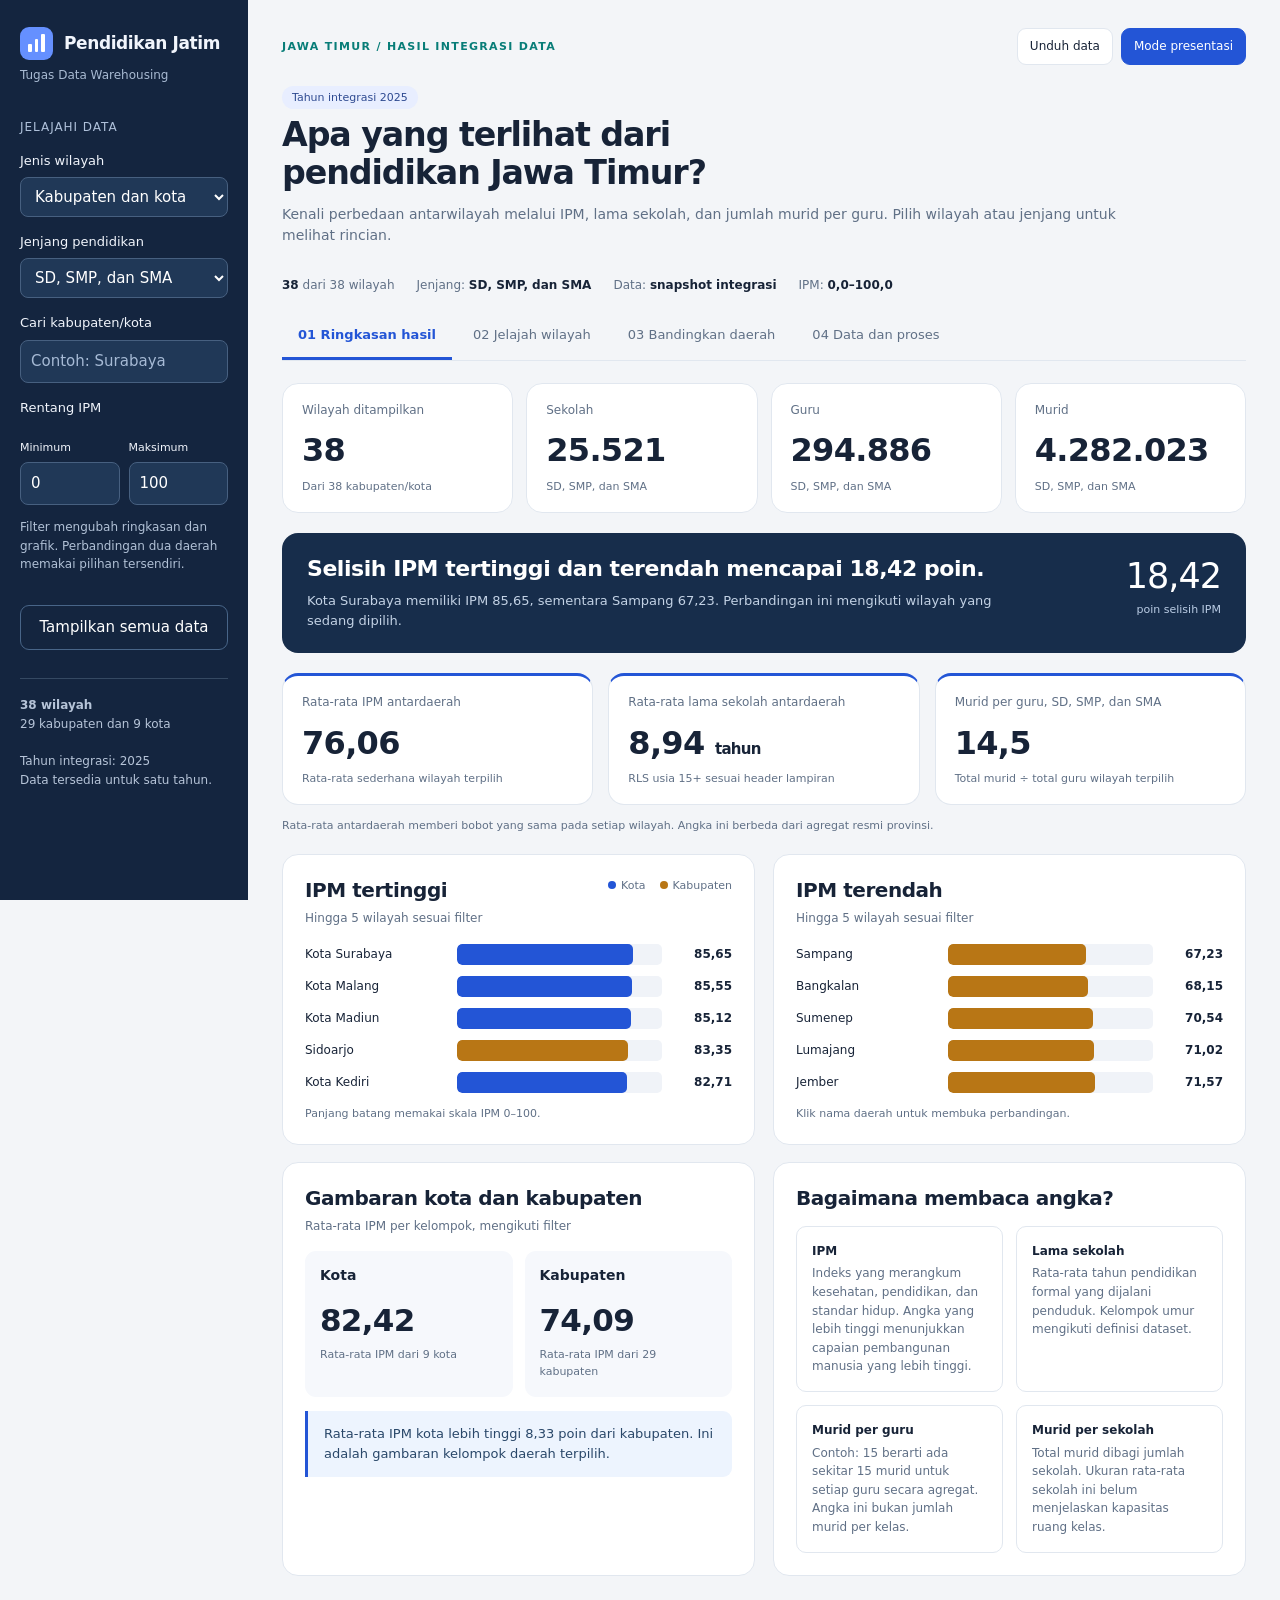
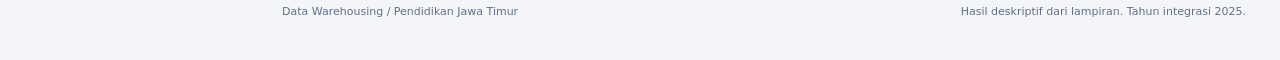
<file: index.html>
<!doctype html>
<html lang="id">
<head><meta charset="utf-8"><meta name="viewport" content="width=device-width,initial-scale=1"><meta name="description" content="Dashboard interaktif pendidikan Jawa Timur. Jelajahi IPM, lama sekolah, serta sekolah, guru dan murid pada 38 kabupaten/kota."><title>Pendidikan Jawa Timur • Dashboard Data Warehousing</title><style>:root{--bg:#f3f5f8;--panel:#fff;--ink:#172337;--muted:#607086;--line:#e1e7ef;--blue:#2355d6;--orange:#b87615;--teal:#087d78;--radius:16px}
*{box-sizing:border-box}body{margin:0;font:15px/1.55 system-ui,-apple-system,BlinkMacSystemFont,"Segoe UI",sans-serif;color:var(--ink);background:var(--bg)}button,input,select{font:inherit}button{cursor:pointer}button:disabled{cursor:default;opacity:.4}button:focus-visible,a:focus-visible,input:focus-visible,select:focus-visible{outline:3px solid #9cb7ff;outline-offset:3px}a{color:var(--blue)}.skip{position:absolute;top:-80px;background:white;padding:12px;z-index:20}.skip:focus{top:8px}
.layout{display:grid;grid-template-columns:248px minmax(0,1fr);min-height:100vh}.sidebar{background:#14253f;color:#f1f5fc;padding:27px 20px;position:sticky;top:0;height:100vh;overflow-y:auto}.brand{display:flex;align-items:center;gap:11px;font-size:17px;font-weight:700;letter-spacing:-.4px}.logo{width:33px;height:33px;border-radius:9px;background:#6590ff;display:flex;align-items:flex-end;justify-content:center;gap:3px;padding:8px}.logo span{background:#fff;width:4px;border-radius:1px}.logo span:nth-child(1){height:8px}.logo span:nth-child(2){height:13px}.logo span:nth-child(3){height:18px}.side-sub{font-size:12px;color:#a8bad2;margin:6px 0 33px}.side-label{display:block;font-size:12px;color:#afc1da;letter-spacing:.08em;text-transform:uppercase;margin:24px 0 10px}.sidebar label{font-size:13px;display:block;margin:15px 0 6px}.sidebar input,.sidebar select{width:100%;padding:9px 10px;border:1px solid #476080;border-radius:8px;background:#203857;color:#fff}.sidebar input::placeholder{color:#a6bad5}.number-pair{display:grid;grid-template-columns:1fr 1fr;gap:9px}.number-pair label{font-size:11px}.side-note{color:#b1c1d6;font-size:12px;margin:13px 0}.reset{width:100%;border:1px solid #486588;background:transparent;color:#fff;border-radius:9px;padding:10px;margin-top:18px}.side-bottom{border-top:1px solid #354962;padding-top:17px;margin-top:28px;color:#b6c4d8;font-size:12px}.main{padding:28px 34px 40px;max-width:1700px;width:100%;margin:auto}.topline{display:flex;align-items:center;justify-content:space-between;gap:16px;margin-bottom:20px}.eyebrow{font-size:11px;font-weight:650;letter-spacing:.12em;color:var(--teal);text-transform:uppercase}.tag{background:#e8eeff;color:#2e4a91;border-radius:100px;padding:5px 10px;font-size:11px}.actions{display:flex;gap:8px;flex-wrap:wrap}.btn{border:1px solid var(--line);background:white;color:var(--ink);border-radius:9px;padding:8px 12px;font-size:12px}.btn.primary{background:var(--blue);color:white;border-color:var(--blue)}h1{font-size:clamp(26px,2.6vw,38px);line-height:1.14;letter-spacing:-1.1px;margin:8px 0 12px;font-weight:700}h2{font-size:20px;letter-spacing:-.45px;line-height:1.3;margin:0 0 6px}h3{font-size:14px;line-height:1.4;margin:0 0 10px}.lead{color:var(--muted);max-width:880px;margin:0 0 18px;font-size:14px}.context-strip{display:flex;gap:8px 22px;flex-wrap:wrap;font-size:12px;color:var(--muted);padding:11px 0 18px}.context-strip b{color:var(--ink)}.tabs{display:flex;gap:5px;border-bottom:1px solid var(--line);margin:0 0 22px;overflow-x:auto;white-space:nowrap}.tab{border:0;background:transparent;padding:12px 16px;color:var(--muted);font-size:13px;border-bottom:3px solid transparent}.tab[aria-selected=true]{color:var(--blue);border-bottom-color:var(--blue);font-weight:650}.pane[hidden]{display:none}.cards{display:grid;grid-template-columns:repeat(4,minmax(0,1fr));gap:13px;margin-bottom:20px}.card,.panel{background:var(--panel);border:1px solid var(--line);border-radius:var(--radius)}.card{padding:17px 19px;position:relative}.card-label{color:var(--muted);font-size:12px}.card-value{font-size:clamp(23px,2.5vw,32px);letter-spacing:-.7px;font-weight:650;margin:7px 0 2px}.card-foot{color:var(--muted);font-size:11px}.card-accent{border-top:3px solid var(--blue)}.panel{padding:22px;margin-bottom:17px;min-width:0}.panel-head{display:flex;justify-content:space-between;align-items:flex-start;gap:14px;margin-bottom:16px}.sub{font-size:12px;color:var(--muted);margin:0}.two{display:grid;grid-template-columns:1fr 1fr;gap:18px}.three{display:grid;grid-template-columns:1fr 1fr 1fr;gap:15px}.callout{background:#edf4fe;border-left:3px solid var(--blue);border-radius:0 9px 9px 0;padding:13px 16px;font-size:13px;color:#294769;margin-top:14px}.note{font-size:11px;color:var(--muted);margin:12px 0 0}.story{background:#172d4b;color:white;padding:22px 25px;border-radius:var(--radius);margin-bottom:20px;display:grid;grid-template-columns:1fr auto;gap:22px}.story p{color:#c3d2e5;font-size:13px;margin:7px 0 0;max-width:720px}.story h2{font-size:22px}.big-stat{font-size:35px;letter-spacing:-1px;text-align:right;line-height:1.2}.big-stat small{display:block;font-size:11px;color:#bbcde5;letter-spacing:0;margin-top:6px}.legend{display:flex;gap:14px;align-items:center;font-size:11px;color:var(--muted);white-space:nowrap}.dot{width:8px;height:8px;border-radius:50%;display:inline-block;margin-right:5px}.dot.city{background:var(--blue)}.dot.regency{background:var(--orange)}.bars{display:grid;gap:11px}.bar-row{display:grid;grid-template-columns:140px minmax(20px,1fr) 58px;align-items:center;gap:12px;background:none;border:0;padding:0;text-align:left;width:100%;color:var(--ink);font-size:12px}.bar-row:hover .bar-label{text-decoration:underline}.bar-label{line-height:1.25}.track{height:21px;background:#f0f3f8;border-radius:5px;overflow:hidden}.fill{height:100%;min-width:1px;border-radius:5px;background:var(--blue);transition:width .25s}.bar-num{font-variant-numeric:tabular-nums;text-align:right;font-weight:600}.group-card{background:#f6f8fc;padding:15px;border-radius:11px}.group-value{font-size:31px;font-weight:650;margin:7px 0 0;letter-spacing:-.7px}.group-card p{font-size:11px;color:var(--muted);margin:2px 0}.definitions{display:grid;grid-template-columns:1fr 1fr;gap:13px}.definition{padding:15px;border:1px solid var(--line);border-radius:10px;font-size:12px;color:var(--muted)}.definition b{display:block;color:var(--ink);margin-bottom:4px}.control{border:1px solid var(--line);border-radius:8px;padding:8px 10px;background:white;max-width:100%;font-size:12px;color:var(--ink)}.control-label{font-size:12px;color:var(--muted)}.chart{width:100%;min-height:250px}.chart svg{width:100%;height:auto;display:block}.chart circle{cursor:pointer}.empty{text-align:center;padding:65px 25px;background:white;border:1px dashed var(--line);border-radius:var(--radius)}.empty h2{margin-bottom:10px}.empty p{color:var(--muted);font-size:13px}.table-wrap{max-width:100%;overflow-x:auto;border-radius:9px;border:1px solid var(--line)}table{border-collapse:collapse;width:100%;font-size:12px;white-space:nowrap}th{background:#f5f7fa;text-align:left;color:var(--muted);font-size:11px;font-weight:550;padding:12px}td{padding:10px 12px;border-top:1px solid var(--line)}tbody tr:hover{background:#f7faff}td.num,th.num{text-align:right;font-variant-numeric:tabular-nums}.compare-controls{display:grid;grid-template-columns:1fr 1fr;gap:16px;margin-bottom:20px}.compare-controls label{display:block;font-size:12px;color:var(--muted);margin-bottom:7px}.compare-controls select{width:100%}.compare-header{display:flex;justify-content:space-between;gap:10px;align-items:center}.compare-header span{font-size:11px;color:var(--muted)}.metric-block{padding:13px 0;border-bottom:1px solid var(--line);display:flex;align-items:center;justify-content:space-between}.metric-block:last-child{border:0}.metric-block b{font-size:22px;letter-spacing:-.5px}.metric-block span{font-size:12px;color:var(--muted)}.flow{display:grid;grid-template-columns:repeat(4,minmax(0,1fr));gap:12px}.flow-step{background:#f5f8fd;border:1px solid var(--line);border-radius:11px;padding:16px}.step-num{font-size:12px;color:var(--blue);font-weight:700}.flow-step h3{margin:5px 0 8px}.flow-step p{margin:0;font-size:12px;color:var(--muted)}.status{display:inline-block;background:#e7f5ef;color:#177954;font-size:11px;border-radius:5px;padding:4px 7px}.status.pending{background:#fff3dc;color:#8d6014}details{border-top:1px solid var(--line);padding:12px 0;font-size:12px}summary{cursor:pointer;font-weight:600}details p,details li{color:var(--muted)}.source-list{font-size:12px}.source-list li{margin:8px 0}.footer{font-size:11px;color:var(--muted);display:flex;justify-content:space-between;gap:16px;padding-top:10px}.demo-nav{display:none;gap:10px;align-items:center}.presentation .demo-nav{display:flex}.presentation .layout{grid-template-columns:1fr}.presentation .sidebar{display:none}.presentation .main{max-width:1460px}.presentation .tabs{display:none}.presentation .cards{gap:18px}.presentation .card-value{font-size:34px}.presentation h1{font-size:38px}.presentation .panel{padding:26px}.presentation .footer{display:none}.presentation .pane{animation:appear .3s ease}@keyframes appear{from{opacity:.2;transform:translateY(5px)}to{opacity:1;transform:translateY(0)}}
@media(min-width:1600px){.main{padding-left:50px;padding-right:50px}.bar-row{grid-template-columns:160px minmax(20px,1fr) 66px}}
@media(max-width:1100px){.layout{grid-template-columns:220px minmax(0,1fr)}.main{padding:24px}.cards{grid-template-columns:1fr 1fr}.two{grid-template-columns:1fr}.three{grid-template-columns:1fr 1fr}.flow{grid-template-columns:1fr 1fr}.big-stat{font-size:29px}}
@media(max-width:700px){.layout{display:block}.sidebar{position:relative;height:auto;padding:18px}.side-sub{margin-bottom:14px}.side-label,.side-bottom{display:none}.sidebar .filter-grid{display:grid;grid-template-columns:1fr 1fr;gap:0 12px}.sidebar label{margin-top:8px}.side-note{margin:6px 0}.reset{margin-top:9px;padding:7px}.main{padding:20px 15px}.topline{align-items:flex-start}.eyebrow{font-size:9px}.actions .btn{font-size:10px;padding:7px}.cards{gap:9px}.card{padding:13px}.card-value{font-size:25px}.panel{padding:17px}.three,.definitions{grid-template-columns:1fr}.story{grid-template-columns:1fr;gap:12px}.big-stat{text-align:left}.panel-head{flex-wrap:wrap}.bar-row{grid-template-columns:112px minmax(15px,1fr) 50px;font-size:11px;gap:8px}.compare-controls{grid-template-columns:1fr}.flow{grid-template-columns:1fr 1fr}.footer{display:block}.presentation h1{font-size:28px}.presentation .card-value{font-size:25px}}
@media print{.sidebar,.actions,.tabs,.demo-nav{display:none!important}.layout{display:block}.main{padding:0}.pane{display:block!important;break-before:page}.pane:first-of-type{break-before:auto}.panel,.card{break-inside:avoid}.footer{display:none}}
</style></head>
<body>
<a class="skip" href="#main">Langsung ke hasil</a>
<div class="layout">
<aside class="sidebar" aria-label="Filter data">
  <div class="brand"><span class="logo" aria-hidden="true"><span></span><span></span><span></span></span>Pendidikan Jatim</div>
  <p class="side-sub">Tugas Data Warehousing</p><span class="side-label">Jelajahi data</span>
  <div class="filter-grid">
    <div><label for="type">Jenis wilayah</label><select id="type"><option value="semua">Kabupaten dan kota</option>Kabupaten</option><option>Kota</option></select></div>
    <div><label for="level">Jenjang pendidikan</label><select id="level"><option value="semua">SD, SMP, dan SMA</option value="sd">SD</option><option value="smp">SMP</option><option value="sma">SMA</option></select></div>
    <div><label for="search">Cari kabupaten/kota</label><input id="search" type="search" placeholder="Contoh: Surabaya" autocomplete="off"></div>
    <div><label>Rentang IPM</label><div class="number-pair"><div><label for="min">Minimum</label><input id="min" type="number" min="0" max="100" step="0.1" value="0"></div><div><label for="max">Maksimum</label><input id="max" type="number" min="0" max="100" step="0.1" value="100"></div></div></div>
  </div>
  <p class="side-note">Filter mengubah ringkasan dan grafik. Perbandingan dua daerah memakai pilihan tersendiri.</p>
  <button class="reset" id="reset">Tampilkan semua data</button>
  <div class="side-bottom"><b>38 wilayah</b><br>29 kabupaten dan 9 kota<br><br>Tahun integrasi: 2025<br>Data tersedia untuk satu tahun.</div>
</aside>
<main id="main" class="main" tabindex="-1">
  <div class="topline"><div class="eyebrow">Jawa Timur / hasil integrasi data</div><div class="actions"><button id="download" class="btn">Unduh data</button><button id="demo" class="btn primary" aria-pressed="false">Mode presentasi</button></div></div>
  <span class="tag">Tahun integrasi 2025</span><h1>Apa yang terlihat dari<br>pendidikan Jawa Timur?</h1>
  <p class="lead">Kenali perbedaan antarwilayah melalui IPM, lama sekolah, dan jumlah murid per guru. Pilih wilayah atau jenjang untuk melihat rincian.</p>
  <div class="context-strip" id="context" aria-live="polite"></div>
  <div class="demo-nav"><button id="prev" class="btn">Sebelumnya</button><span id="demo-step" class="control-label"></span><button id="next" class="btn primary">Berikutnya</button><span class="note">Tombol panah kiri/kanan untuk berpindah</span></div>
  <nav class="tabs" role="tablist" aria-label="Bagian dashboard">
    <button class="tab" id="tab-0" role="tab" aria-controls="pane-0" aria-selected="true" tabindex="0" data-tab="0">01 Ringkasan hasil</button>
    <button class="tab" id="tab-1" role="tab" aria-controls="pane-1" aria-selected="false" tabindex="-1" data-tab="1">02 Jelajah wilayah</button>
    <button class="tab" id="tab-2" role="tab" aria-controls="pane-2" aria-selected="false" tabindex="-1" data-tab="2">03 Bandingkan daerah</button>
    <button class="tab" id="tab-3" role="tab" aria-controls="pane-3" aria-selected="false" tabindex="-1" data-tab="3">04 Data dan proses</button>
  </nav>
  <div id="empty" class="empty" hidden><h2>Belum ada wilayah yang cocok</h2><p>Perluas rentang IPM atau ubah nama wilayah yang dicari.</p><button id="empty-reset" class="btn primary">Tampilkan semua data</button></div>
  <section class="pane" id="pane-0" role="tabpanel" aria-labelledby="tab-0"><div id="overview"></div></section>
  <section class="pane" id="pane-1" role="tabpanel" aria-labelledby="tab-1" hidden>
    <div class="panel"><div class="panel-head"><div><h2>Perbedaan antarwilayah</h2><p class="sub">Pilih indikator. Klik nama daerah untuk membandingkannya.</p></div><label class="control-label">Indikator <select id="metric" class="control"><option value="ipm">IPM</option><option value="rata_lama_sekolah">Lama sekolah (tahun)</option><option value="rasio">Murid per guru</option><option value="kepadatan">Murid per sekolah</option></select></label></div><div id="ranking"></div></div>
    <div class="panel"><div class="panel-head"><div><h2>Lama sekolah dan IPM bergerak searah?</h2><p class="sub">Setiap titik adalah satu kabupaten/kota. Arahkan kursor untuk melihat angka.</p></div><div class="legend"><span><i class="dot city"></i>Kota</span><span><i class="dot regency"></i>Kabupaten</span></div></div><div id="scatter" class="chart"></div><div id="correlation" class="callout"></div><p class="note">Hubungan statistik ini tidak membuktikan sebab-akibat. File RLS menyebut penduduk usia 15 tahun ke atas, sedangkan RLS komponen IPM metode baru menggunakan usia 25 tahun ke atas.</p></div>
  </section>
  <section class="pane" id="pane-2" role="tabpanel" aria-labelledby="tab-2" hidden>
    <div class="panel"><div class="panel-head"><div><h2>Dua daerah, dua gambaran</h2><p class="sub">Pilihan daerah di bagian ini terpisah dari filter sidebar. Jenjang mengikuti filter.</p></div></div><div class="compare-controls"><div><label for="compare-a">Daerah pertama</label><select id="compare-a" class="control"></select></div><div><label for="compare-b">Daerah kedua</label><select id="compare-b" class="control"></select></div></div><div id="comparison"></div></div>
  </section>
  <section class="pane" id="pane-3" role="tabpanel" aria-labelledby="tab-3" hidden>
    <div class="panel"><div class="panel-head"><div><h2>Satu dataset, satu file DuckDB</h2><p class="sub">Database persisten tersedia pada folder <code>database/</code> di paket proyek.</p></div><img src="[data-uri]" alt="Logo bebek DuckDB" style="width:150px;height:auto"></div>
    <div class="three"><article class="group-card"><h3>IPM</h3><code>ipm_2025.duckdb</code><p>1 tabel data, 38 wilayah</p></article><article class="group-card"><h3>Lama sekolah</h3><code>lama_sekolah_2025.duckdb</code><p>38 wilayah dan tabel agregat provinsi terpisah</p></article><article class="group-card"><h3>Sekolah, guru, dan murid</h3><code>sekolah_guru_murid.duckdb</code><p>3 tabel sesuai 3 sheet Excel, masing-masing 38 wilayah</p></article></div>
    <div class="callout"><b>warehouse_jatim.duckdb</b> menggabungkan ketiga database sumber melalui dimensi wilayah, dimensi tahun, dan tabel fakta. File sudah ditutup lalu dibuka ulang untuk memeriksa data yang tersimpan.</div><p class="note">Dashboard web menampilkan snapshot. Versi Streamlit dapat membaca warehouse lokal ini secara langsung. Logo resmi DuckDB berasal dari repository DuckDB, tanpa perubahan desain.</p></div>
    <div class="panel"><div class="panel-head"><div><h2>Angka yang mendasari hasil</h2><p class="sub">Sesuai filter aktif. Rata-rata daerah dan rasio gabungan memakai cara hitung yang berbeda.</p></div><label class="control-label">Urutan <select id="table-sort" class="control"><option value="nama">Nama wilayah</option><option value="ipm">IPM tertinggi</option><option value="rasio">Murid per guru tertinggi</option></select></label></div><div id="table" class="table-wrap"></div></div>
    <div class="panel"><h2>Bagaimana data menjadi dashboard?</h2><p class="sub">Data warehousing menyatukan data yang terpisah agar bisa dianalisis bersama.</p><div class="flow" style="margin-top:18px"><div class="flow-step"><span class="step-num">01</span><h3>Mengumpulkan data</h3><p>Tiga file Excel: IPM, lama sekolah, dan jumlah sekolah/guru/murid.</p></div><div class="flow-step"><span class="step-num">02</span><h3>Menyamakan format</h3><p>Bersihkan nama daerah dan angka. Cocokkan nama wilayah serta tahun integrasi.</p></div><div class="flow-step"><span class="step-num">03</span><h3>Menyimpan bersama</h3><p>DuckDB memakai dimensi wilayah, dimensi tahun, dan satu tabel fakta. Notebook juga memuat data ke DuckLake.</p></div><div class="flow-step"><span class="step-num">04</span><h3>Menyajikan hasil</h3><p>Dashboard web membaca snapshot CSV terintegrasi. Streamlit menyediakan opsi koneksi MotherDuck.</p></div></div><div class="callout">Satu baris data mewakili satu wilayah dalam satu tahun. Memilih Kota adalah contoh <i>slice</i>. Memilih Kota dengan IPM tertentu adalah <i>dice</i>. Menggabungkan jumlah murid semua wilayah adalah agregasi.</div>
    <details><summary>Status implementasi</summary><p><span class="status">Integrasi diperiksa</span> CSV cocok dengan tiga Excel, memiliki 38 baris dan tidak memiliki nilai kosong atau duplikat.</p><p><span class="status">Versi web</span> Penghitungan ulang indikator dilakukan di browser dari snapshot CSV, tanpa koneksi database langsung.</p><p><span class="status pending">MotherDuck</span> Aplikasi Python menyiapkan koneksi. Tahap publikasi MotherDuck dalam notebook masih kosong dan belum diverifikasi.</p><p>Jenjang SD/SMP/SMA disimpan sebagai kolom, bukan dimensi tersendiri. Data hanya mencakup satu tahun sehingga belum menyediakan drill-down waktu atau tren tahunan.</p></details>
    <details><summary>Sumber dan batas pembacaan hasil</summary><ul class="source-list"><li>IPM: <code>IPM 2025.xlsx</code>, sheet IPM Jawa Timur. Nilai tampil sesuai lampiran pengguna.</li><li>Lama sekolah: <code>rataratalamasekolah.xlsx</code>, Sheet1. Header menyebut usia 15 tahun ke atas. Angka agregat Jawa Timur pada file adalah 8,81 tahun.</li><li>Sekolah/guru/murid: <code>dataset_integrasi_sekolah_guru_murid_jawa_timur.xlsx</code>, tiga sheet SD/SMP/SMA. Tahun 2025 ditambahkan oleh notebook. Tahun sumber dan cakupan sekolah perlu dilengkapi.</li><li>Rata-rata IPM dan lama sekolah di dashboard adalah rata-rata sederhana antardaerah, bukan angka resmi agregat provinsi.</li><li>Rasio murid per guru adalah total murid dibagi total guru. Rasio ini bukan ukuran jumlah murid di setiap kelas atau kualitas mengajar.</li><li>Data belum memuat SMK, madrasah, status negeri/swasta, atau alamat sekolah secara terpisah. Cakupan sebenarnya harus dipastikan dari sumber.</li><li>Jumlah murid SD dan SMA tidak dapat langsung dipakai untuk menghitung angka putus sekolah atau transisi kohort.</li></ul></details>
    <details><summary>Rujukan metode dan publikasi web</summary><ul class="source-list"><li><a href="https://searchengine.web.bps.go.id/filemenu/Booklet-IPM-Metode-Baru.pdf" target="_blank" rel="noopener">BPS: metode baru IPM</a> menjelaskan dimensi kesehatan, pendidikan, dan standar hidup. RLS komponen IPM menggunakan usia 25 tahun ke atas.</li><li><a href="https://docs.github.com/en/pages/getting-started-with-github-pages/configuring-a-publishing-source-for-your-github-pages-site" target="_blank" rel="noopener">GitHub: pengaturan publikasi GitHub Pages</a>.</li><li><a href="https://docs.streamlit.io/deploy/streamlit-community-cloud/deploy-your-app/deploy" target="_blank" rel="noopener">Streamlit: deployment dari repository GitHub</a>.</li></ul><p>Rujukan ini mendukung definisi dan cara publikasi. URL tabel asli masing-masing dataset belum tersedia pada lampiran.</p></details>
    </div>
  </section>
  <footer class="footer"><span>Data Warehousing / Pendidikan Jawa Timur</span><span>Hasil deskriptif dari lampiran. Tahun integrasi 2025.</span></footer>
</main></div>
<script id="dataset" type="application/json">[{"kabupaten_kota": "Bangkalan", "tahun": 2025, "ipm": 68.15, "sekolah_sd": 679, "sekolah_smp": 263, "sekolah_sma": 67, "guru_sd": 5493, "guru_smp": 2871, "guru_sma": 1043, "murid_sd": 99280, "murid_smp": 37499, "murid_sma": 17179, "rata_lama_sekolah": 7.12}, {"kabupaten_kota": "Banyuwangi", "tahun": 2025, "ipm": 75.17, "sekolah_sd": 808, "sekolah_smp": 230, "sekolah_sma": 51, "guru_sd": 6665, "guru_smp": 3376, "guru_sma": 1314, "murid_sd": 101718, "murid_smp": 52277, "murid_sma": 19886, "rata_lama_sekolah": 8.28}, {"kabupaten_kota": "Blitar", "tahun": 2025, "ipm": 74.43, "sekolah_sd": 664, "sekolah_smp": 105, "sekolah_sma": 23, "guru_sd": 5834, "guru_smp": 2113, "guru_sma": 540, "murid_sd": 60476, "murid_smp": 33253, "murid_sma": 9115, "rata_lama_sekolah": 8.56}, {"kabupaten_kota": "Bojonegoro", "tahun": 2025, "ipm": 73.74, "sekolah_sd": 711, "sekolah_smp": 110, "sekolah_sma": 50, "guru_sd": 6343, "guru_smp": 2017, "guru_sma": 1119, "murid_sd": 65664, "murid_smp": 32074, "murid_sma": 17904, "rata_lama_sekolah": 8.36}, {"kabupaten_kota": "Bondowoso", "tahun": 2025, "ipm": 71.72, "sekolah_sd": 466, "sekolah_smp": 114, "sekolah_sma": 29, "guru_sd": 4733, "guru_smp": 1573, "guru_sma": 539, "murid_sd": 49880, "murid_smp": 16099, "murid_sma": 7424, "rata_lama_sekolah": 7.01}, {"kabupaten_kota": "Gresik", "tahun": 2025, "ipm": 79.69, "sekolah_sd": 466, "sekolah_smp": 127, "sekolah_sma": 52, "guru_sd": 5132, "guru_smp": 2161, "guru_sma": 1297, "murid_sd": 75428, "murid_smp": 36186, "murid_sma": 20909, "rata_lama_sekolah": 10.35}, {"kabupaten_kota": "Jember", "tahun": 2025, "ipm": 71.57, "sekolah_sd": 1051, "sekolah_smp": 347, "sekolah_sma": 62, "guru_sd": 8567, "guru_smp": 4514, "guru_sma": 1559, "murid_sd": 162693, "murid_smp": 71292, "murid_sma": 26113, "rata_lama_sekolah": 7.29}, {"kabupaten_kota": "Jombang", "tahun": 2025, "ipm": 76.37, "sekolah_sd": 522, "sekolah_smp": 137, "sekolah_sma": 46, "guru_sd": 4108, "guru_smp": 2404, "guru_sma": 1203, "murid_sd": 67645, "murid_smp": 42903, "murid_sma": 19406, "rata_lama_sekolah": 9.23}, {"kabupaten_kota": "Kediri", "tahun": 2025, "ipm": 76.09, "sekolah_sd": 666, "sekolah_smp": 130, "sekolah_sma": 27, "guru_sd": 6343, "guru_smp": 2599, "guru_sma": 995, "murid_sd": 89933, "murid_smp": 51279, "murid_sma": 17913, "rata_lama_sekolah": 8.75}, {"kabupaten_kota": "Kota Batu", "tahun": 2025, "ipm": 80.35, "sekolah_sd": 78, "sekolah_smp": 31, "sekolah_sma": 11, "guru_sd": 987, "guru_smp": 590, "guru_sma": 301, "murid_sd": 15295, "murid_smp": 9262, "murid_sma": 4977, "rata_lama_sekolah": 10.18}, {"kabupaten_kota": "Kota Blitar", "tahun": 2025, "ipm": 82.03, "sekolah_sd": 63, "sekolah_smp": 20, "sekolah_sma": 10, "guru_sd": 787, "guru_smp": 542, "guru_sma": 276, "murid_sd": 12033, "murid_smp": 8616, "murid_sma": 5057, "rata_lama_sekolah": 10.76}, {"kabupaten_kota": "Kota Kediri", "tahun": 2025, "ipm": 82.71, "sekolah_sd": 142, "sekolah_smp": 36, "sekolah_sma": 20, "guru_sd": 1662, "guru_smp": 855, "guru_sma": 707, "murid_sd": 24245, "murid_smp": 14079, "murid_sma": 12157, "rata_lama_sekolah": 11.1}, {"kabupaten_kota": "Kota Madiun", "tahun": 2025, "ipm": 85.12, "sekolah_sd": 67, "sekolah_smp": 24, "sekolah_sma": 11, "guru_sd": 833, "guru_smp": 580, "guru_sma": 363, "murid_sd": 13329, "murid_smp": 9323, "murid_sma": 6039, "rata_lama_sekolah": 11.66}, {"kabupaten_kota": "Kota Malang", "tahun": 2025, "ipm": 85.55, "sekolah_sd": 287, "sekolah_smp": 117, "sekolah_sma": 48, "guru_sd": 4124, "guru_smp": 2317, "guru_sma": 1223, "murid_sd": 69431, "murid_smp": 34954, "murid_sma": 20833, "rata_lama_sekolah": 11.51}, {"kabupaten_kota": "Kota Mojokerto", "tahun": 2025, "ipm": 82.35, "sekolah_sd": 55, "sekolah_smp": 19, "sekolah_sma": 10, "guru_sd": 707, "guru_smp": 542, "guru_sma": 276, "murid_sd": 11185, "murid_smp": 8346, "murid_sma": 4617, "rata_lama_sekolah": 11.38}, {"kabupaten_kota": "Kota Pasuruan", "tahun": 2025, "ipm": 79.52, "sekolah_sd": 69, "sekolah_smp": 31, "sekolah_sma": 12, "guru_sd": 1030, "guru_smp": 564, "guru_sma": 278, "murid_sd": 17476, "murid_smp": 9303, "murid_sma": 4594, "rata_lama_sekolah": 10.17}, {"kabupaten_kota": "Kota Probolinggo", "tahun": 2025, "ipm": 78.5, "sekolah_sd": 86, "sekolah_smp": 29, "sekolah_sma": 12, "guru_sd": 948, "guru_smp": 499, "guru_sma": 253, "murid_sd": 18190, "murid_smp": 8757, "murid_sma": 4690, "rata_lama_sekolah": 9.73}, {"kabupaten_kota": "Kota Surabaya", "tahun": 2025, "ipm": 85.65, "sekolah_sd": 651, "sekolah_smp": 316, "sekolah_sma": 139, "guru_sd": 11330, "guru_smp": 6310, "guru_sma": 3359, "murid_sd": 209241, "murid_smp": 106252, "murid_sma": 57135, "rata_lama_sekolah": 11.46}, {"kabupaten_kota": "Lamongan", "tahun": 2025, "ipm": 76.81, "sekolah_sd": 635, "sekolah_smp": 156, "sekolah_sma": 70, "guru_sd": 5668, "guru_smp": 2799, "guru_sma": 1567, "murid_sd": 50374, "murid_smp": 33998, "murid_sma": 20344, "rata_lama_sekolah": 9.19}, {"kabupaten_kota": "Lumajang", "tahun": 2025, "ipm": 71.02, "sekolah_sd": 558, "sekolah_smp": 151, "sekolah_sma": 30, "guru_sd": 4621, "guru_smp": 1988, "guru_sma": 698, "murid_sd": 64222, "murid_smp": 29135, "murid_sma": 11777, "rata_lama_sekolah": 7.68}, {"kabupaten_kota": "Madiun", "tahun": 2025, "ipm": 75.47, "sekolah_sd": 405, "sekolah_smp": 52, "sekolah_sma": 12, "guru_sd": 3114, "guru_smp": 953, "guru_sma": 436, "murid_sd": 34252, "murid_smp": 17141, "murid_sma": 7764, "rata_lama_sekolah": 8.53}, {"kabupaten_kota": "Magetan", "tahun": 2025, "ipm": 77.58, "sekolah_sd": 402, "sekolah_smp": 58, "sekolah_sma": 15, "guru_sd": 3680, "guru_smp": 1220, "guru_sma": 495, "murid_sd": 33835, "murid_smp": 18974, "murid_sma": 9291, "rata_lama_sekolah": 9.14}, {"kabupaten_kota": "Malang", "tahun": 2025, "ipm": 74.45, "sekolah_sd": 1157, "sekolah_smp": 363, "sekolah_sma": 73, "guru_sd": 9838, "guru_smp": 5243, "guru_sma": 1724, "murid_sd": 166170, "murid_smp": 90830, "murid_sma": 29497, "rata_lama_sekolah": 8.56}, {"kabupaten_kota": "Mojokerto", "tahun": 2025, "ipm": 77.46, "sekolah_sd": 422, "sekolah_smp": 123, "sekolah_sma": 37, "guru_sd": 4226, "guru_smp": 2121, "guru_sma": 900, "murid_sd": 59617, "murid_smp": 35676, "murid_sma": 14883, "rata_lama_sekolah": 9.15}, {"kabupaten_kota": "Nganjuk", "tahun": 2025, "ipm": 75.89, "sekolah_sd": 610, "sekolah_smp": 91, "sekolah_sma": 26, "guru_sd": 5228, "guru_smp": 2007, "guru_sma": 913, "murid_sd": 65863, "murid_smp": 34389, "murid_sma": 16459, "rata_lama_sekolah": 8.46}, {"kabupaten_kota": "Ngawi", "tahun": 2025, "ipm": 74.43, "sekolah_sd": 501, "sekolah_smp": 82, "sekolah_sma": 20, "guru_sd": 4402, "guru_smp": 1603, "guru_sma": 558, "murid_sd": 44678, "murid_smp": 22603, "murid_sma": 9197, "rata_lama_sekolah": 8.26}, {"kabupaten_kota": "Pacitan", "tahun": 2025, "ipm": 72.26, "sekolah_sd": 411, "sekolah_smp": 71, "sekolah_sma": 10, "guru_sd": 3754, "guru_smp": 1161, "guru_sma": 297, "murid_sd": 31111, "murid_smp": 15003, "murid_sma": 4228, "rata_lama_sekolah": 8.26}, {"kabupaten_kota": "Pamekasan", "tahun": 2025, "ipm": 71.64, "sekolah_sd": 476, "sekolah_smp": 182, "sekolah_sma": 75, "guru_sd": 5114, "guru_smp": 1925, "guru_sma": 1116, "murid_sd": 60999, "murid_smp": 20299, "murid_sma": 13274, "rata_lama_sekolah": 8.22}, {"kabupaten_kota": "Pasuruan", "tahun": 2025, "ipm": 73.02, "sekolah_sd": 718, "sekolah_smp": 165, "sekolah_sma": 41, "guru_sd": 7000, "guru_smp": 2699, "guru_sma": 828, "murid_sd": 120000, "murid_smp": 44700, "murid_sma": 13961, "rata_lama_sekolah": 7.86}, {"kabupaten_kota": "Ponorogo", "tahun": 2025, "ipm": 74.65, "sekolah_sd": 572, "sekolah_smp": 89, "sekolah_sma": 25, "guru_sd": 4316, "guru_smp": 1435, "guru_sma": 746, "murid_sd": 46169, "murid_smp": 23341, "murid_sma": 11051, "rata_lama_sekolah": 8.35}, {"kabupaten_kota": "Probolinggo", "tahun": 2025, "ipm": 71.65, "sekolah_sd": 613, "sekolah_smp": 209, "sekolah_sma": 76, "guru_sd": 4953, "guru_smp": 2298, "guru_sma": 1081, "murid_sd": 69949, "murid_smp": 29905, "murid_sma": 14931, "rata_lama_sekolah": 7.33}, {"kabupaten_kota": "Sampang", "tahun": 2025, "ipm": 67.23, "sekolah_sd": 630, "sekolah_smp": 334, "sekolah_sma": 76, "guru_sd": 5123, "guru_smp": 2783, "guru_sma": 945, "murid_sd": 74572, "murid_smp": 30010, "murid_sma": 11621, "rata_lama_sekolah": 6.24}, {"kabupaten_kota": "Sidoarjo", "tahun": 2025, "ipm": 83.35, "sekolah_sd": 585, "sekolah_smp": 192, "sekolah_sma": 70, "guru_sd": 8531, "guru_smp": 4203, "guru_sma": 1798, "murid_sd": 141578, "murid_smp": 76300, "murid_sma": 33601, "rata_lama_sekolah": 11.09}, {"kabupaten_kota": "Situbondo", "tahun": 2025, "ipm": 71.87, "sekolah_sd": 424, "sekolah_smp": 95, "sekolah_sma": 18, "guru_sd": 4143, "guru_smp": 1320, "guru_sma": 546, "murid_sd": 44164, "murid_smp": 20822, "murid_sma": 11150, "rata_lama_sekolah": 7.61}, {"kabupaten_kota": "Sumenep", "tahun": 2025, "ipm": 70.54, "sekolah_sd": 633, "sekolah_smp": 196, "sekolah_sma": 82, "guru_sd": 6115, "guru_smp": 2161, "guru_sma": 1236, "murid_sd": 54675, "murid_smp": 18169, "murid_sma": 14119, "rata_lama_sekolah": 7.47}, {"kabupaten_kota": "Trenggalek", "tahun": 2025, "ipm": 73.39, "sekolah_sd": 438, "sekolah_smp": 83, "sekolah_sma": 16, "guru_sd": 3537, "guru_smp": 1351, "guru_sma": 508, "murid_sd": 38326, "murid_smp": 21803, "murid_sma": 8362, "rata_lama_sekolah": 8.47}, {"kabupaten_kota": "Tuban", "tahun": 2025, "ipm": 73.15, "sekolah_sd": 569, "sekolah_smp": 103, "sekolah_sma": 36, "guru_sd": 4823, "guru_smp": 1753, "guru_sma": 816, "murid_sd": 63577, "murid_smp": 32223, "murid_sma": 13597, "rata_lama_sekolah": 8.02}, {"kabupaten_kota": "Tulungagung", "tahun": 2025, "ipm": 75.88, "sekolah_sd": 633, "sekolah_smp": 106, "sekolah_sma": 23, "guru_sd": 6501, "guru_smp": 2478, "guru_sma": 792, "murid_sd": 61475, "murid_smp": 36822, "murid_sma": 14323, "rata_lama_sekolah": 8.98}]</script><script>(function(root) {
  'use strict';
  const LEVELS = ['sd', 'smp', 'sma'];
  const sum = (rows, key) => rows.reduce((n, r) => n + r[key], 0);
  const ratio = (a, b) => b > 0 ? a / b : null;
  function enrich(rows) {
    return rows.map(row => {
      const r = {...row, jenis_wilayah: row.kabupaten_kota.startsWith('Kota ') ? 'Kota' : 'Kabupaten'};
      for (const metric of ['sekolah', 'guru', 'murid']) r['total_' + metric] = LEVELS.reduce((n, level) => n + r[metric + '_' + level], 0);
      return r;
    });
  }
  function measures(r, level = 'semua') {
    const key = metric => level === 'semua' ? 'total_' + metric : metric + '_' + level;
    return {sekolah: r[key('sekolah')], guru: r[key('guru')], murid: r[key('murid')],
      rasio: ratio(r[key('murid')], r[key('guru')]), kepadatan: ratio(r[key('murid')], r[key('sekolah')])};
  }
  function filter(rows, state) {
    const search = (state.search || '').trim().toLocaleLowerCase('id');
    return rows.filter(r => (!state.type || state.type === 'semua' || r.jenis_wilayah === state.type)
      && r.ipm >= state.min && r.ipm <= state.max
      && r.kabupaten_kota.toLocaleLowerCase('id').includes(search));
  }
  function summary(rows, level = 'semua') {
    const totals = rows.reduce((a,r) => {
      const m = measures(r, level);
      for (const k of ['sekolah','guru','murid']) a[k] += m[k];
      return a;
    }, {sekolah:0,guru:0,murid:0});
    return {...totals, n:rows.length, ipm:rows.length ? sum(rows,'ipm')/rows.length : null,
      rls:rows.length ? sum(rows,'rata_lama_sekolah')/rows.length : null,
      rasio:ratio(totals.murid,totals.guru), kepadatan:ratio(totals.murid,totals.sekolah)};
  }
  function corr(rows, x='rata_lama_sekolah', y='ipm') {
    if (rows.length < 3) return null;
    const mx=sum(rows,x)/rows.length, my=sum(rows,y)/rows.length;
    let xx=0,yy=0,xy=0;
    for(const r of rows){const dx=r[x]-mx,dy=r[y]-my;xx+=dx*dx;yy+=dy*dy;xy+=dx*dy;}
    return xx>0 && yy>0 ? xy/Math.sqrt(xx*yy) : null;
  }
  function csv(rows, level = 'semua') {
    const keys=['kabupaten_kota','tahun','jenis_wilayah','ipm','rata_lama_sekolah','sekolah_sd','sekolah_smp','sekolah_sma','guru_sd','guru_smp','guru_sma','murid_sd','murid_smp','murid_sma'];
    const more=['jenjang_dipilih','sekolah_dipilih','guru_dipilih','murid_dipilih','murid_per_guru','murid_per_sekolah'];
    const quote=v=>'"'+String(v == null ? '' : v).replace(/"/g,'""')+'"';
    const lines=[keys.concat(more).map(quote).join(',')];
    for(const r of rows){const m=measures(r,level); lines.push(keys.map(k=>r[k]).concat([level,m.sekolah,m.guru,m.murid,m.rasio,m.kepadatan]).map(quote).join(','));}
    return '\ufeff'+lines.join('\r\n');
  }
  const api={enrich,measures,filter,summary,corr,csv,LEVELS};
  if(typeof module==='object' && module.exports) module.exports=api;
  root.JatimAnalytics=api;
})(typeof globalThis!=='undefined' ? globalThis : this);
</script><script>(function() {
  'use strict';
  const A=JatimAnalytics;
  const all=A.enrich(JSON.parse(document.getElementById('dataset').textContent));
  const $=id=>document.getElementById(id);
  const fmt=(x,d=0)=>x==null||!Number.isFinite(x)?'—':new Intl.NumberFormat('id-ID',{minimumFractionDigits:d,maximumFractionDigits:d}).format(x);
  const esc=s=>String(s).replace(/[&<>"']/g,c=>({'&':'&amp;','<':'&lt;','>':'&gt;','"':'&quot;',"'":'&#39;'}[c]));
  const color=r=>r.jenis_wilayah==='Kota'?'var(--blue)':'var(--orange)';
  const titleNames=['Ringkasan hasil','Jelajah wilayah','Bandingkan daerah','Data dan proses'];
  let active=0, presenting=false, rows=all, state={type:'semua',level:'semua',search:'',min:0,max:100};
  const levelName=()=>state.level==='semua'?'SD, SMP, dan SMA':state.level.toUpperCase();
  const metricValue=(r,k)=>['rasio','kepadatan'].includes(k)?A.measures(r,state.level)[k]:r[k];
  const labels={ipm:'IPM',rata_lama_sekolah:'Lama sekolah (tahun)',rasio:'Murid per guru',kepadatan:'Murid per sekolah'};
  function bars(data,key='ipm',max=null){
    const limit=max || Math.max(...data.map(r=>metricValue(r,key)).filter(Number.isFinite),1);
    return '<div class="bars">'+data.map(r=>{
      const val=metricValue(r,key); const width=val==null?0:Math.max(0,Math.min(100,val/limit*100));
      return `<button class="bar-row" data-region="${esc(r.kabupaten_kota)}" aria-label="Bandingkan ${esc(r.kabupaten_kota)}, ${esc(labels[key])} ${fmt(val,2)}"><span class="bar-label">${esc(r.kabupaten_kota)}</span><span class="track"><span class="fill" style="display:block;width:${width}%;background:${color(r)}"></span></span><span class="bar-num">${fmt(val,key==='kepadatan'?1:2)}</span></button>`;
    }).join('')+'</div>';
  }
  function overview(){
    if(!rows.length){$('overview').innerHTML='';return;}
    const s=A.summary(rows,state.level), ranked=[...rows].sort((a,b)=>b.ipm-a.ipm), hi=ranked[0],lo=ranked[ranked.length-1];
    const gap=hi.ipm-lo.ipm;
    const stat=(label,value,foot)=>`<article class="card"><div class="card-label">${label}</div><div class="card-value">${value}</div><div class="card-foot">${foot}</div></article>`;
    const groups=['Kota','Kabupaten'].map(type=>{
      const subset=rows.filter(r=>r.jenis_wilayah===type),t=A.summary(subset,state.level);
      return `<div class="group-card"><h3>${type}</h3><div class="group-value">${fmt(t.ipm,2)}</div><p>Rata-rata IPM dari ${subset.length} ${type.toLowerCase()}</p></div>`;
    }).join('');
    const lc=rows.filter(r=>r.jenis_wilayah==='Kota'),lk=rows.filter(r=>r.jenis_wilayah==='Kabupaten');
    const g=lc.length&&lk.length?A.summary(lc).ipm-A.summary(lk).ipm:null;
    let story=rows.length>1?`Selisih IPM tertinggi dan terendah mencapai ${fmt(gap,2)} poin.`:`Menampilkan ${esc(hi.kabupaten_kota)}.`;
    let desc=rows.length>1?`${esc(hi.kabupaten_kota)} memiliki IPM ${fmt(hi.ipm,2)}, sementara ${esc(lo.kabupaten_kota)} ${fmt(lo.ipm,2)}. Perbandingan ini mengikuti wilayah yang sedang dipilih.`:`IPM ${fmt(hi.ipm,2)} dan lama sekolah ${fmt(hi.rata_lama_sekolah,2)} tahun. Buka bagian perbandingan untuk melihat daerah lain.`;
    $('overview').innerHTML=`<div class="cards">${stat('Wilayah ditampilkan',fmt(s.n),'Dari 38 kabupaten/kota')}${stat('Sekolah',fmt(s.sekolah),levelName())}${stat('Guru',fmt(s.guru),levelName())}${stat('Murid',fmt(s.murid),levelName())}</div>
      <div class="story"><div><h2>${story}</h2><p>${desc}</p></div><div class="big-stat">${fmt(gap,2)}<small>poin selisih IPM</small></div></div>
      <div class="three"><article class="card card-accent"><div class="card-label">Rata-rata IPM antardaerah</div><div class="card-value">${fmt(s.ipm,2)}</div><div class="card-foot">Rata-rata sederhana wilayah terpilih</div></article><article class="card card-accent"><div class="card-label">Rata-rata lama sekolah antardaerah</div><div class="card-value">${fmt(s.rls,2)} <span style="font-size:15px">tahun</span></div><div class="card-foot">RLS usia 15+ sesuai header lampiran</div></article><article class="card card-accent"><div class="card-label">Murid per guru, ${levelName()}</div><div class="card-value">${fmt(s.rasio,1)}</div><div class="card-foot">Total murid ÷ total guru wilayah terpilih</div></article></div>
      <p class="note" style="margin-bottom:20px">Rata-rata antardaerah memberi bobot yang sama pada setiap wilayah. Angka ini berbeda dari agregat resmi provinsi.</p>
      <div class="two"><article class="panel"><div class="panel-head"><div><h2>IPM tertinggi</h2><p class="sub">Hingga 5 wilayah sesuai filter</p></div><div class="legend"><span><i class="dot city"></i>Kota</span><span><i class="dot regency"></i>Kabupaten</span></div></div>${bars(ranked.slice(0,5),'ipm',100)}<p class="note">Panjang batang memakai skala IPM 0–100.</p></article><article class="panel"><div class="panel-head"><div><h2>IPM terendah</h2><p class="sub">Hingga 5 wilayah sesuai filter</p></div></div>${bars([...ranked].reverse().slice(0,5),'ipm',100)}<p class="note">Klik nama daerah untuk membuka perbandingan.</p></article></div>
      <div class="two"><article class="panel"><h2>Gambaran kota dan kabupaten</h2><p class="sub" style="margin-bottom:16px">Rata-rata IPM per kelompok, mengikuti filter</p><div class="two" style="grid-template-columns:1fr 1fr;gap:12px">${groups}</div><div class="callout">${g==null?'Pilih kota dan kabupaten untuk membandingkan kedua kelompok.':`Rata-rata IPM kota ${g>=0?'lebih tinggi':'lebih rendah'} ${fmt(Math.abs(g),2)} poin dari kabupaten. Ini adalah gambaran kelompok daerah terpilih.`}</div></article>
      <article class="panel"><h2>Bagaimana membaca angka?</h2><div class="definitions" style="margin-top:15px"><div class="definition"><b>IPM</b>Indeks yang merangkum kesehatan, pendidikan, dan standar hidup. Angka yang lebih tinggi menunjukkan capaian pembangunan manusia yang lebih tinggi.</div><div class="definition"><b>Lama sekolah</b>Rata-rata tahun pendidikan formal yang dijalani penduduk. Kelompok umur mengikuti definisi dataset.</div><div class="definition"><b>Murid per guru</b>Contoh: 15 berarti ada sekitar 15 murid untuk setiap guru secara agregat. Angka ini bukan jumlah murid per kelas.</div><div class="definition"><b>Murid per sekolah</b>Total murid dibagi jumlah sekolah. Ukuran rata-rata sekolah ini belum menjelaskan kapasitas ruang kelas.</div></div></article></div>`;
  }
  function ranking(){
    const key=$('metric').value;
    const sorted=[...rows].sort((a,b)=>(metricValue(b,key)??-Infinity)-(metricValue(a,key)??-Infinity));
    $('ranking').innerHTML=`<div style="max-height:610px;overflow:auto;padding-right:8px">${bars(sorted,key,key==='ipm'?100:null)}</div><p class="note">${esc(labels[key])}${['rasio','kepadatan'].includes(key)?', jenjang '+levelName():''}. Urut dari nilai tertinggi. Rasio yang lebih tinggi belum menentukan mutu pendidikan.</p>`;
  }
  function scatter(){
    if(!rows.length){$('scatter').innerHTML='';$('correlation').textContent='';return;}
    const W=760,H=355,L=65,R=24,T=22,B=55;
    let xmin=Math.floor(Math.min(...rows.map(r=>r.rata_lama_sekolah))),xmax=Math.ceil(Math.max(...rows.map(r=>r.rata_lama_sekolah)));
    let ymin=Math.floor(Math.min(...rows.map(r=>r.ipm))/5)*5,ymax=Math.ceil(Math.max(...rows.map(r=>r.ipm))/5)*5;
    if(xmin===xmax){xmin-=1;xmax+=1;} if(ymin===ymax){ymin-=5;ymax+=5;}
    const x=v=>L+(v-xmin)/(xmax-xmin)*(W-L-R),y=v=>H-B-(v-ymin)/(ymax-ymin)*(H-T-B);
    let out=`<svg viewBox="0 0 ${W} ${H}" role="img" aria-label="Diagram titik lama sekolah dan IPM pada ${rows.length} wilayah"><text x="${L}" y="13" fill="#607086" font-size="11">IPM</text>`;
    for(let i=0;i<=4;i++){
      const yy=ymin+(ymax-ymin)*i/4,xx=xmin+(xmax-xmin)*i/4;
      out+=`<line x1="${L}" x2="${W-R}" y1="${y(yy)}" y2="${y(yy)}" stroke="#e4e9f0"/><text x="${L-12}" y="${y(yy)+4}" text-anchor="end" font-size="11" fill="#607086">${fmt(yy,1)}</text><text x="${x(xx)}" y="${H-B+24}" text-anchor="middle" font-size="11" fill="#607086">${fmt(xx,1)}</text>`;
    }
    for(const r of rows){const name=esc(r.kabupaten_kota),label=`${name}: lama sekolah ${fmt(r.rata_lama_sekolah,2)} tahun, IPM ${fmt(r.ipm,2)}`;out+=`<circle cx="${x(r.rata_lama_sekolah)}" cy="${y(r.ipm)}" r="6.5" fill="${color(r)}" opacity=".85" stroke="white" stroke-width="1.5" tabindex="0" role="button" data-region="${name}" aria-label="Bandingkan ${label}"><title>${label}</title></circle>`;}
    out+=`<text x="${(W+L-R)/2}" y="${H-8}" text-anchor="middle" font-size="12" fill="#607086">Lama sekolah (tahun, usia 15+ pada lampiran)</text></svg>`;
    $('scatter').innerHTML=out;
    const r=A.corr(rows);
    $('correlation').textContent=r==null?'Korelasi tidak ditampilkan. Diperlukan minimal 3 wilayah dengan variasi nilai pada kedua indikator.':`Korelasi ${fmt(r,3)}. ${r>=.7?'Pada daerah terpilih, lama sekolah yang lebih tinggi cenderung sejalan dengan IPM yang lebih tinggi.':r<=-.7?'Pada daerah terpilih, lama sekolah yang lebih tinggi cenderung sejalan dengan IPM yang lebih rendah.':'Hubungan kedua indikator tidak kuat pada daerah terpilih.'} Perbandingan ini bersifat deskriptif.`;
  }
  function compare(){
    const a=all.find(r=>r.kabupaten_kota===$('compare-a').value),b=all.find(r=>r.kabupaten_kota===$('compare-b').value);
    const col=r=>{const m=A.measures(r,state.level);return `<article class="group-card"><div class="compare-header"><h2>${esc(r.kabupaten_kota)}</h2><span>${r.jenis_wilayah}</span></div>${[['IPM',r.ipm,2],['Lama sekolah (tahun)',r.rata_lama_sekolah,2],['Murid per guru',m.rasio,2],['Murid per sekolah',m.kepadatan,1],['Sekolah',m.sekolah,0],['Guru',m.guru,0],['Murid',m.murid,0]].map(([k,v,d])=>`<div class="metric-block"><span>${k}</span><b>${fmt(v,d)}</b></div>`).join('')}</article>`;};
    const delta=a.ipm-b.ipm;
    $('comparison').innerHTML=`<div class="two">${col(a)}${col(b)}</div><div class="callout">${a===b?'Kedua pilihan adalah daerah yang sama. Pilih daerah berbeda untuk membandingkan hasil.':delta===0?`Kedua daerah memiliki IPM yang sama: ${fmt(a.ipm,2)}.`:`IPM ${esc(a.kabupaten_kota)} ${delta>0?'lebih tinggi':'lebih rendah'} ${fmt(Math.abs(delta),2)} poin daripada ${esc(b.kabupaten_kota)}.`}</div><p class="note">Jumlah sekolah, guru, murid, serta rasionya memakai jenjang ${levelName()}. IPM dan lama sekolah merupakan indikator wilayah. Perbandingan ini belum memperhitungkan populasi penduduk dan akses geografis.</p>`;
  }
  function table(){
    const key=$('table-sort').value,ordered=[...rows].sort((a,b)=>key==='nama'?a.kabupaten_kota.localeCompare(b.kabupaten_kota,'id'):key==='ipm'?b.ipm-a.ipm:(A.measures(b,state.level).rasio??-Infinity)-(A.measures(a,state.level).rasio??-Infinity));
    $('table').innerHTML=`<table><caption style="text-align:left;padding:12px;color:#607086">${rows.length} wilayah; jenjang ${levelName()}; tahun integrasi 2025</caption><thead><tr><th scope="col">Wilayah</th>${['IPM','Lama sekolah (tahun)','Sekolah','Guru','Murid','Murid/guru','Murid/sekolah'].map(x=>`<th scope="col" class="num">${x}</th>`).join('')}</tr></thead><tbody>${ordered.map(r=>{const m=A.measures(r,state.level);return `<tr><td>${esc(r.kabupaten_kota)}</td>${[[r.ipm,2],[r.rata_lama_sekolah,2],[m.sekolah,0],[m.guru,0],[m.murid,0],[m.rasio,2],[m.kepadatan,1]].map(([v,d])=>`<td class="num">${fmt(v,d)}</td>`).join('')}</tr>`;}).join('')}</tbody></table>`;
  }
  function syncPanels(){
    const empty=!rows.length && active!==2;
    $('empty').hidden=!empty;
    for(let i=0;i<4;i++){
      $('pane-'+i).hidden=i!==active||empty;
      $('tab-'+i).setAttribute('aria-selected',String(i===active));
      $('tab-'+i).tabIndex=i===active?0:-1;
    }
    $('prev').disabled=active===0;$('next').disabled=active===3;
    $('demo-step').textContent=`${active+1} / 4 · ${titleNames[active]}`;
  }
  function render(){
    state={type:$('type').value,level:$('level').value,search:$('search').value,min:Number($('min').value),max:Number($('max').value)};
    rows=A.filter(all,state);
    $('context').innerHTML=`<span><b>${rows.length}</b> dari 38 wilayah</span><span>Jenjang: <b>${levelName()}</b></span><span>Data: <b>snapshot integrasi</b></span>${state.search?`<span>Pencarian: <b>${esc(state.search)}</b></span>`:''}<span>IPM: <b>${fmt(state.min,1)}–${fmt(state.max,1)}</b></span>`;
    $('download').disabled=rows.length===0;
    overview();ranking();scatter();compare();table();syncPanels();
  }
  function switchTab(n,focus=false){active=Math.max(0,Math.min(3,n));syncPanels();if(focus)$('tab-'+active).focus();}
  function reset(){ $('type').value='semua';$('level').value='semua';$('search').value='';$('min').value=0;$('max').value=100;render();}
  for(const id of ['type','level','search','metric','table-sort','compare-a','compare-b'])$(id).addEventListener(id==='search'?'input':'change',render);
  for(const id of ['min','max'])$(id).addEventListener('change',()=>{
    let v=Number($(id).value);if(!Number.isFinite(v))v=id==='min'?0:100;
    $(id).value=Math.max(0,Math.min(100,v));
    if(Number($('min').value)>Number($('max').value))$(id==='min'?'max':'min').value=$(id).value;
    render();
  });
  const options=all.map(r=>`<option>${esc(r.kabupaten_kota)}</option>`).join('');$('compare-a').innerHTML=options;$('compare-b').innerHTML=options;
  $('compare-a').value='Kota Surabaya';$('compare-b').value='Sampang';
  document.querySelectorAll('[data-tab]').forEach(b=>b.addEventListener('click',()=>switchTab(Number(b.dataset.tab))));
  document.querySelector('.tabs').addEventListener('keydown',e=>{
    if(['ArrowLeft','ArrowRight','Home','End'].includes(e.key)){e.preventDefault();switchTab(e.key==='Home'?0:e.key==='End'?3:(active+(e.key==='ArrowRight'?1:3))%4,true);}
  });
  $('reset').addEventListener('click',reset);$('empty-reset').addEventListener('click',reset);
  $('prev').addEventListener('click',()=>switchTab(active-1));$('next').addEventListener('click',()=>switchTab(active+1));
  $('demo').addEventListener('click',()=>{
    presenting=!presenting;document.body.classList.toggle('presentation',presenting);
    $('demo').textContent=presenting?'Keluar presentasi':'Mode presentasi';$('demo').setAttribute('aria-pressed',String(presenting));syncPanels();if(presenting)$('main').focus();
  });
  document.addEventListener('keydown',e=>{
    if(!presenting||['INPUT','SELECT','TEXTAREA','BUTTON'].includes(e.target.tagName))return;
    if(e.key==='ArrowRight'||e.key==='ArrowLeft'){e.preventDefault();switchTab(active+(e.key==='ArrowRight'?1:-1));}
    if(e.key==='Escape')$('demo').click();
  });
  function regionClick(e){const el=e.target.closest('[data-region]');if(!el)return;$('compare-a').value=el.dataset.region;if($('compare-b').value===el.dataset.region)$('compare-b').value=all.find(r=>r.kabupaten_kota!==el.dataset.region).kabupaten_kota;compare();switchTab(2);}
  $('main').addEventListener('click',regionClick);
  $('scatter').addEventListener('keydown',e=>{if(e.target.matches('[data-region]')&&['Enter',' '].includes(e.key)){e.preventDefault();regionClick(e);}});
  $('download').addEventListener('click',()=>{
    const blob=new Blob([A.csv(rows,state.level)],{type:'text/csv;charset=utf-8;'}),url=URL.createObjectURL(blob),a=document.createElement('a');a.href=url;a.download='pendidikan_jatim_'+state.level+'_2025.csv';document.body.append(a);a.click();a.remove();setTimeout(()=>URL.revokeObjectURL(url),1000);
  });
  render();
})();
</script>
</body></html>
</file>
